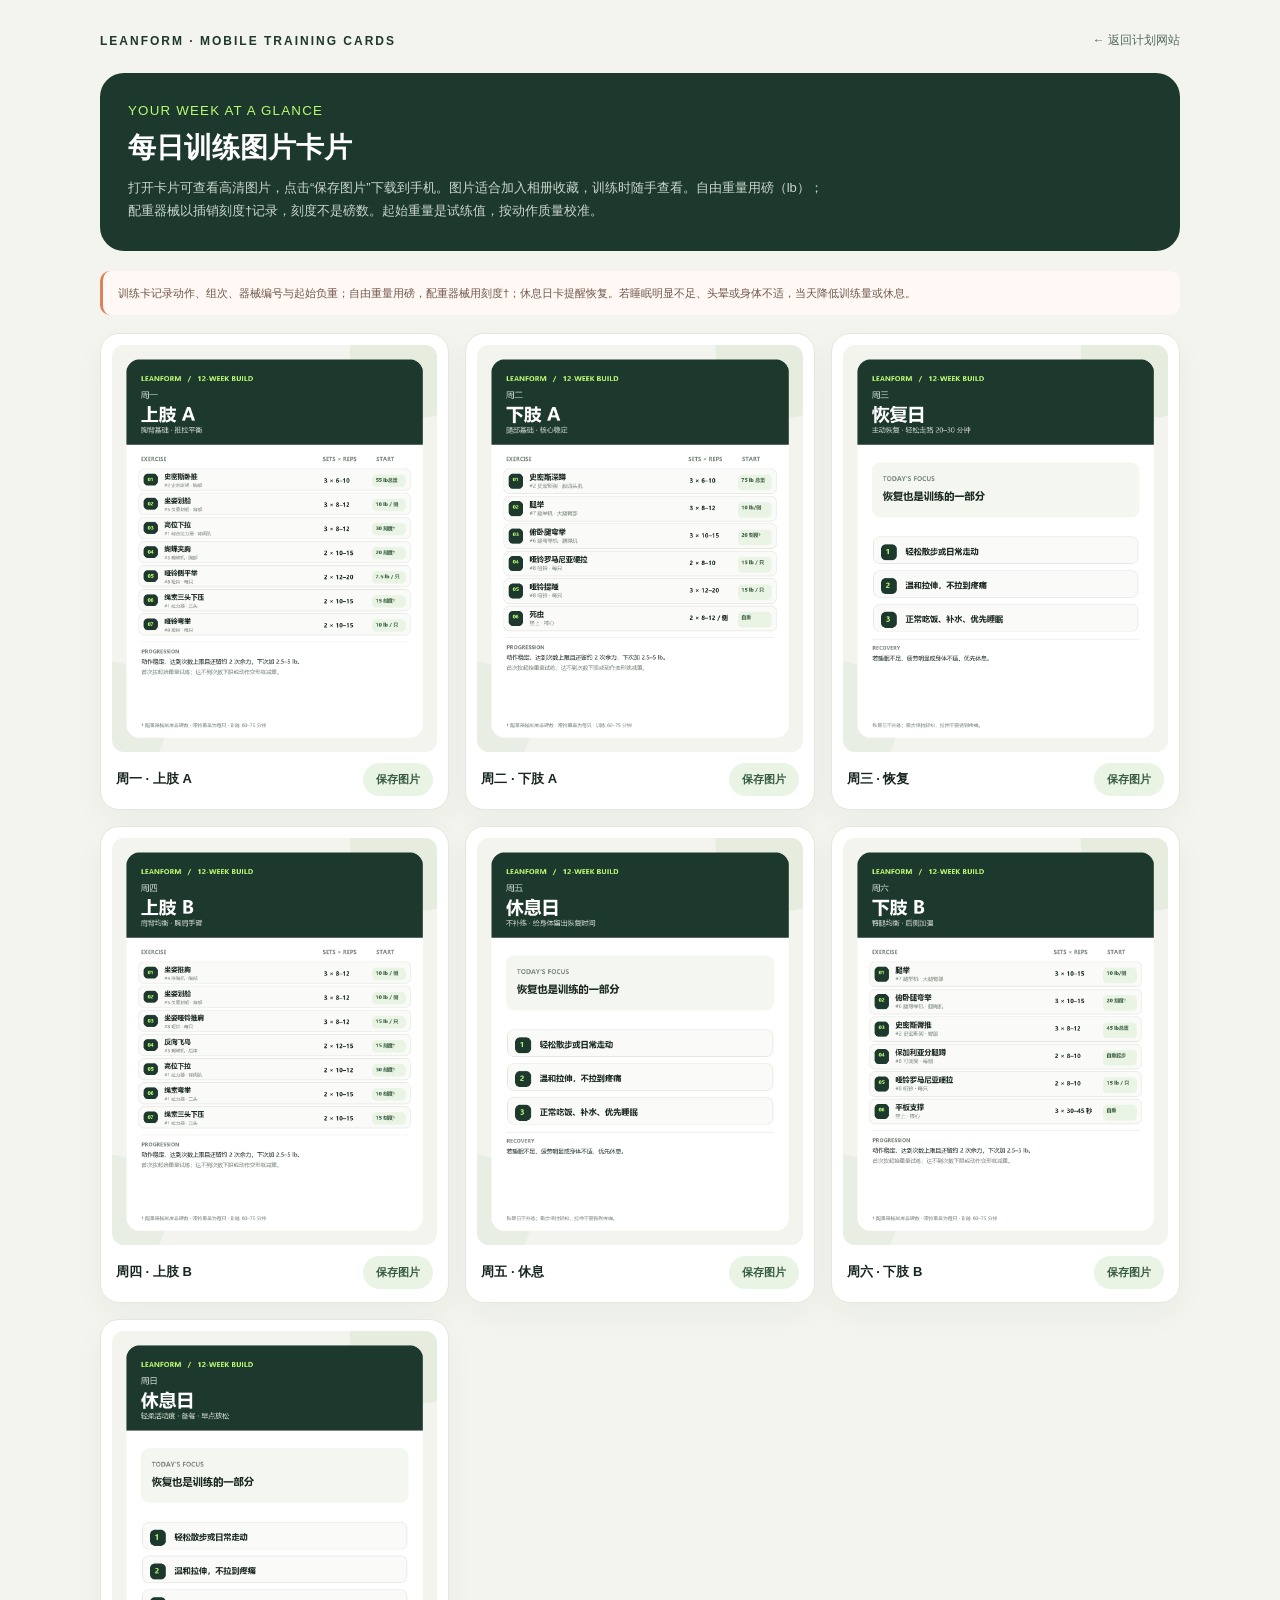
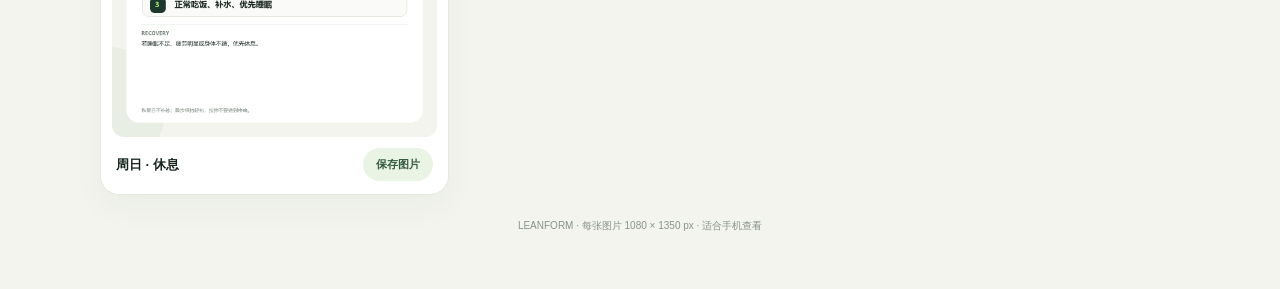
<file: mobile-cards/index.html>
<!doctype html>
<html lang="zh-CN">
<head>
<meta charset="utf-8"><meta name="viewport" content="width=device-width,initial-scale=1"><meta name="theme-color" content="#f3f4ee">
<title>训练日图片卡片｜LEANFORM</title>
<style>
*{box-sizing:border-box}body{margin:0;background:#f3f4ee;color:#17251e;font-family:"Noto Sans SC","Microsoft YaHei",sans-serif}.wrap{max-width:1120px;margin:0 auto;padding:24px 20px 56px}.top{display:flex;justify-content:space-between;align-items:center;margin:8px 0 24px}.brand{font:700 12px Arial,sans-serif;letter-spacing:2px;color:#1d382d}.back{color:#536a5b;text-decoration:none;font-size:12px}.intro{background:#1d382d;color:white;border-radius:24px;padding:28px;margin-bottom:20px}.intro small{color:#bafa73;letter-spacing:1.2px}.intro h1{font-size:28px;margin:10px 0}.intro p{font-size:13px;color:#cad7ce;line-height:1.75;margin:0;max-width:700px}.grid{display:grid;grid-template-columns:repeat(3,minmax(0,1fr));gap:16px}.tile{background:white;border:1px solid #e4e8df;border-radius:19px;padding:11px;box-shadow:0 12px 32px #1936290a}.tile img{display:block;width:100%;height:auto;border-radius:12px}.actions{display:flex;justify-content:space-between;align-items:center;padding:11px 4px 2px}.actions b{font-size:13px}.actions a{color:#355a42;text-decoration:none;font-size:11px;font-weight:700;background:#e9f4e5;border-radius:99px;padding:9px 13px}.tip{margin:18px 0;background:#fff8f4;border-left:3px solid #dd815c;padding:13px 15px;border-radius:10px;color:#71574c;font-size:11px;line-height:1.7}.foot{text-align:center;color:#89948b;font-size:10px;margin-top:24px}
@media(max-width:820px){.grid{grid-template-columns:repeat(2,minmax(0,1fr))}}
@media(max-width:520px){.wrap{padding:14px 12px 35px}.top{margin:4px 2px 16px}.intro{padding:22px 20px;border-radius:19px}.intro h1{font-size:23px}.intro p{font-size:12px}.grid{gap:9px}.tile{padding:7px;border-radius:14px}.tile img{border-radius:9px}.actions{padding:9px 2px 2px;gap:4px}.actions b{font-size:10px}.actions a{font-size:9px;padding:8px 9px}}
</style></head>
<body><main class="wrap"><header class="top"><div class="brand">LEANFORM · MOBILE TRAINING CARDS</div><a class="back" href="../index.html">← 返回计划网站</a></header>
<section class="intro"><small>YOUR WEEK AT A GLANCE</small><h1>每日训练图片卡片</h1><p>打开卡片可查看高清图片，点击“保存图片”下载到手机。图片适合加入相册收藏，训练时随手查看。自由重量用磅（lb）；配重器械以插销刻度†记录，刻度不是磅数。起始重量是试练值，按动作质量校准。</p></section>
<div class="tip">训练卡记录动作、组次、器械编号与起始负重；自由重量用磅，配重器械用刻度†；休息日卡提醒恢复。若睡眠明显不足、头晕或身体不适，当天降低训练量或休息。</div>
<section class="grid">
<article class="tile"><a href="mon.png" target="_blank"><img src="mon.png" alt="周一上肢 A 训练图片卡片"></a><div class="actions"><b>周一 · 上肢 A</b><a href="mon.png" download="周一-上肢A.png">保存图片</a></div></article>
<article class="tile"><a href="tue.png" target="_blank"><img src="tue.png" alt="周二下肢 A 训练图片卡片"></a><div class="actions"><b>周二 · 下肢 A</b><a href="tue.png" download="周二-下肢A.png">保存图片</a></div></article>
<article class="tile"><a href="wed.png" target="_blank"><img src="wed.png" alt="周三恢复日图片卡片"></a><div class="actions"><b>周三 · 恢复</b><a href="wed.png" download="周三-恢复.png">保存图片</a></div></article>
<article class="tile"><a href="thu.png" target="_blank"><img src="thu.png" alt="周四上肢 B 训练图片卡片"></a><div class="actions"><b>周四 · 上肢 B</b><a href="thu.png" download="周四-上肢B.png">保存图片</a></div></article>
<article class="tile"><a href="fri.png" target="_blank"><img src="fri.png" alt="周五休息日图片卡片"></a><div class="actions"><b>周五 · 休息</b><a href="fri.png" download="周五-休息.png">保存图片</a></div></article>
<article class="tile"><a href="sat.png" target="_blank"><img src="sat.png" alt="周六下肢 B 训练图片卡片"></a><div class="actions"><b>周六 · 下肢 B</b><a href="sat.png" download="周六-下肢B.png">保存图片</a></div></article>
<article class="tile"><a href="sun.png" target="_blank"><img src="sun.png" alt="周日休息日图片卡片"></a><div class="actions"><b>周日 · 休息</b><a href="sun.png" download="周日-休息.png">保存图片</a></div></article>
</section><div class="foot">LEANFORM · 每张图片 1080 × 1350 px · 适合手机查看</div></main></body></html>
</file>
